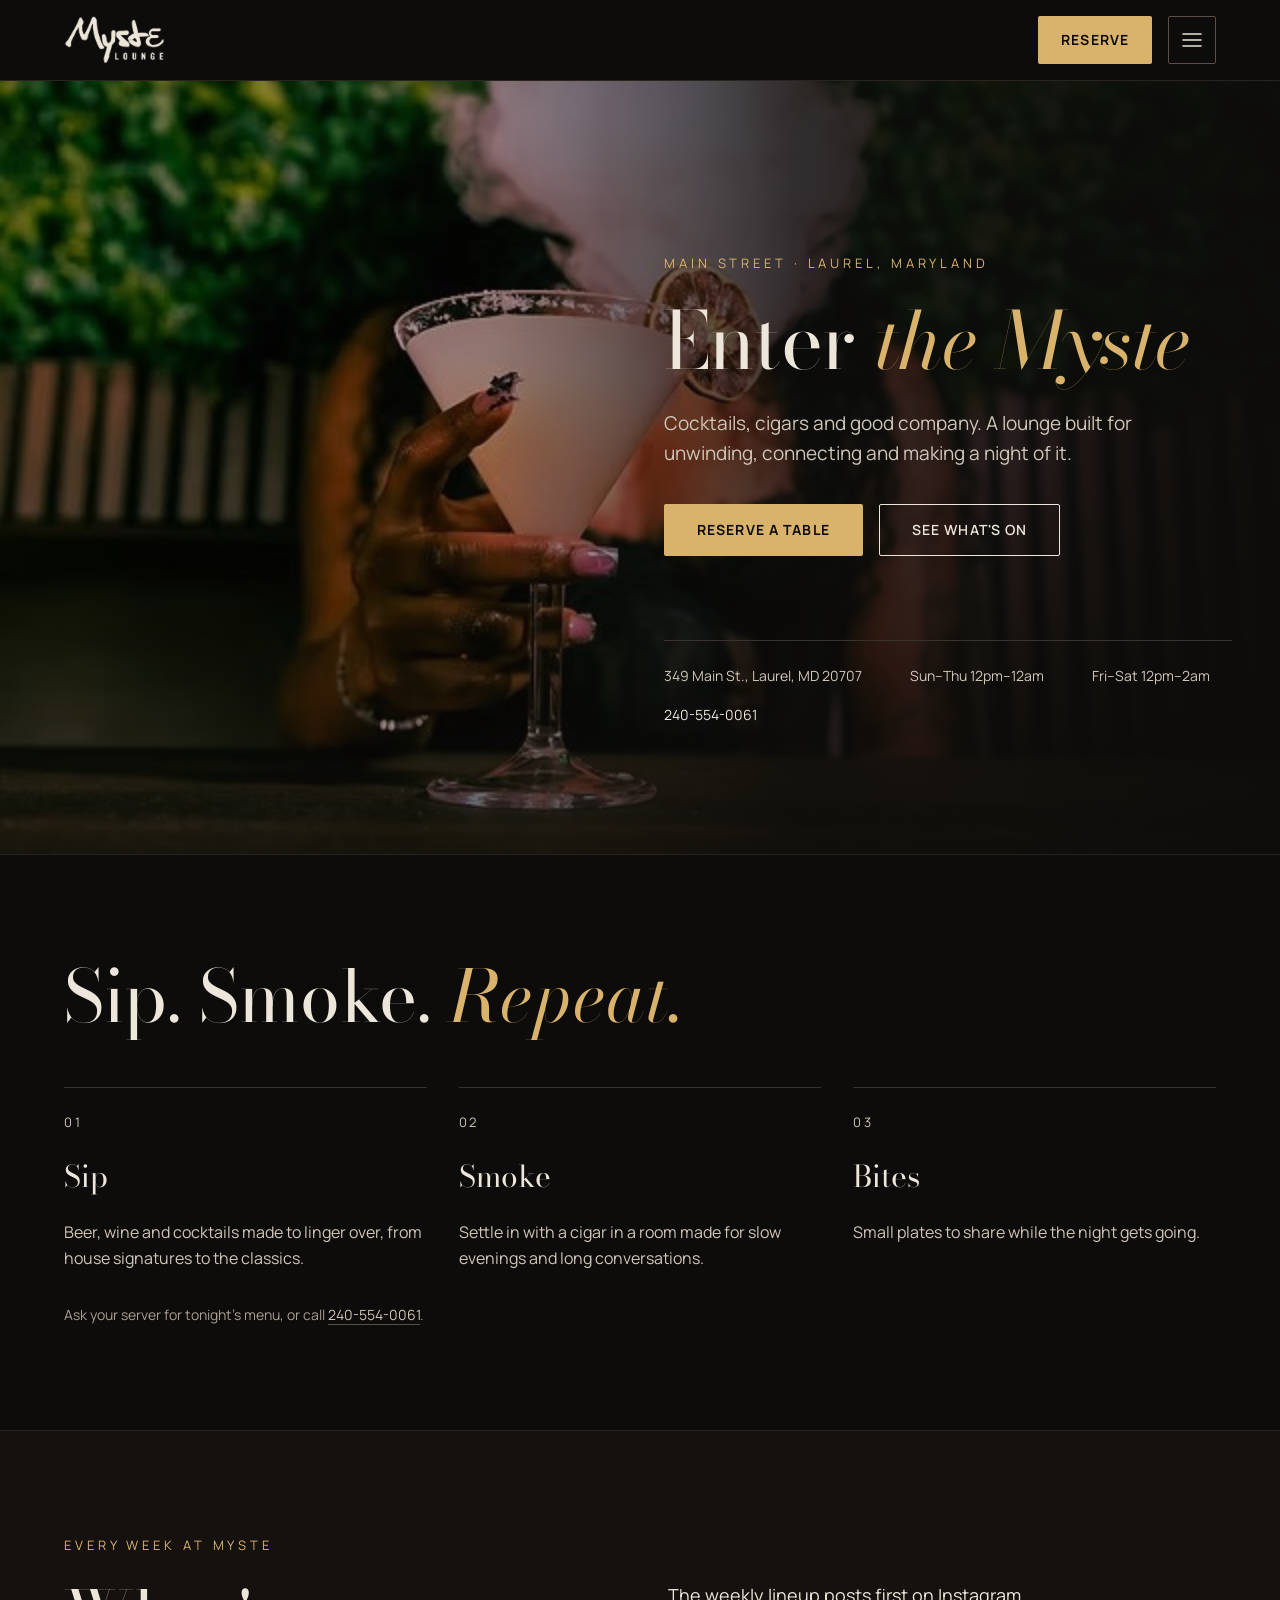
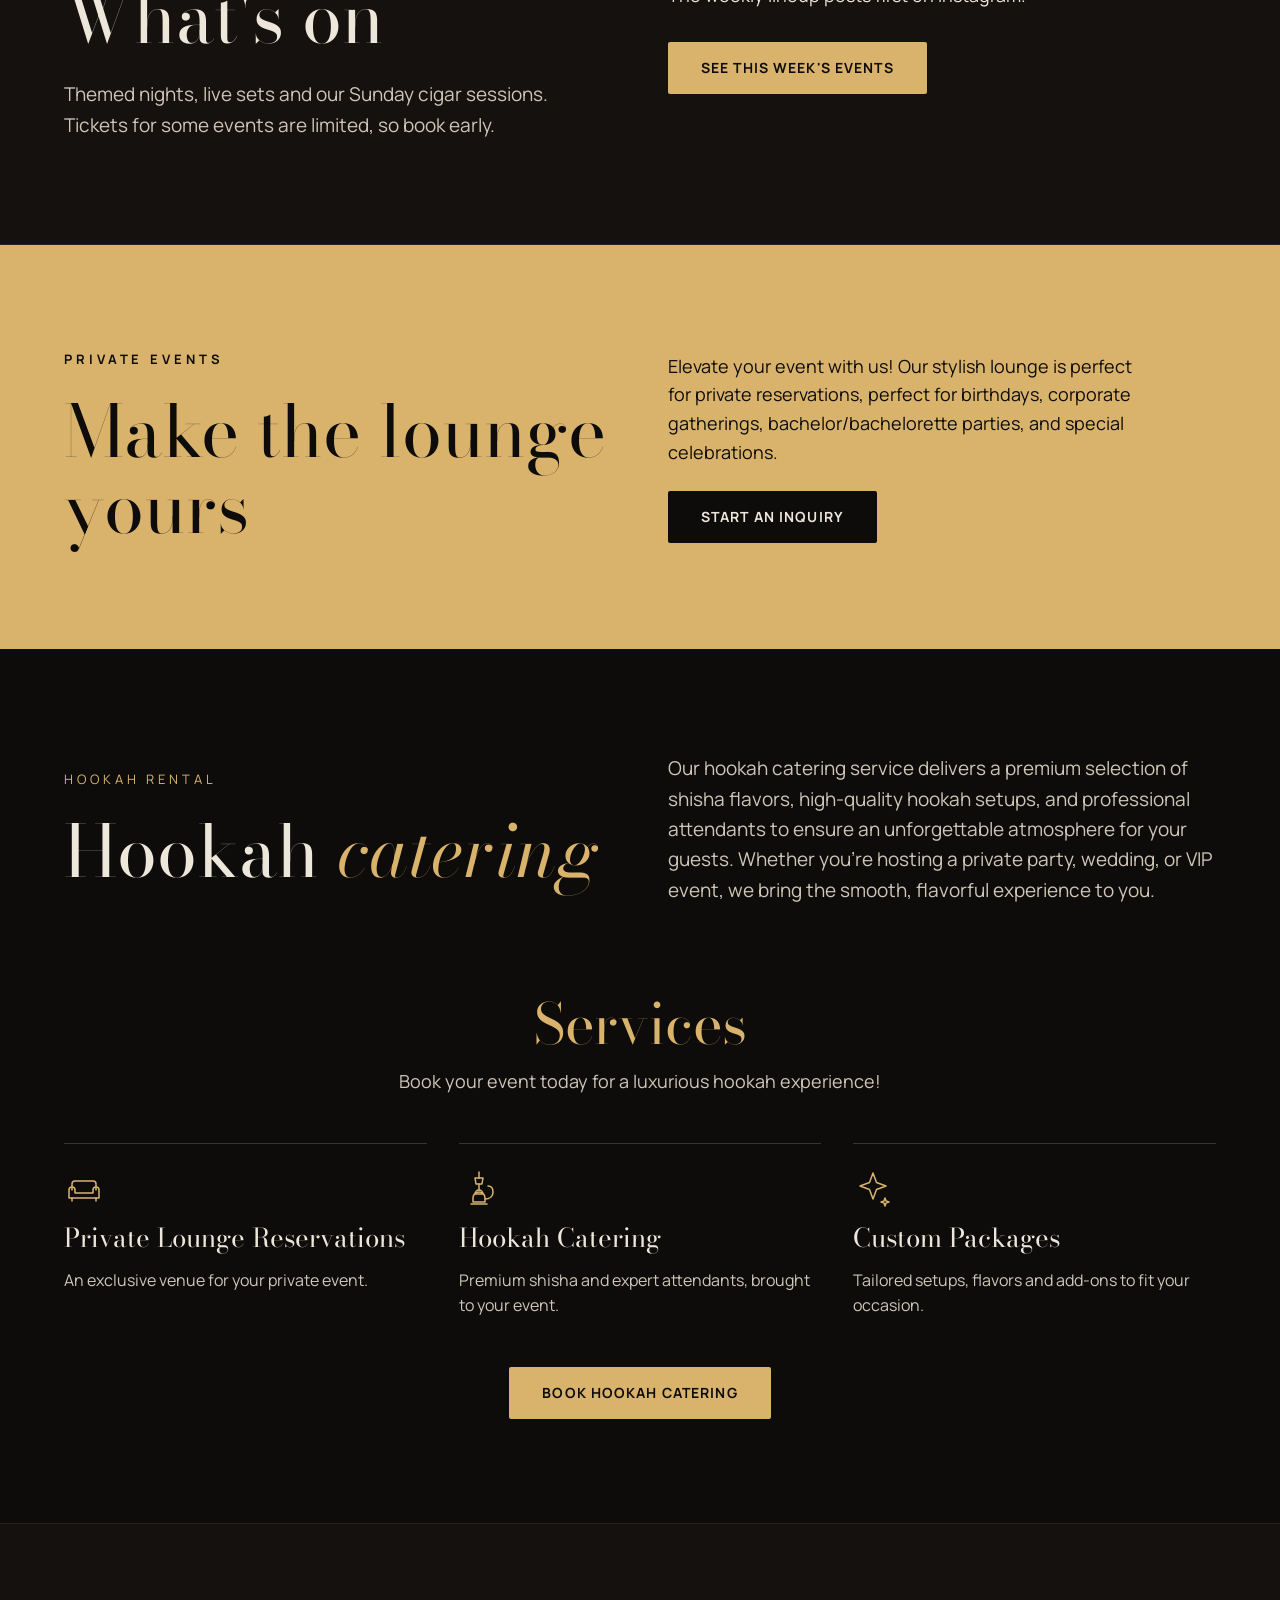
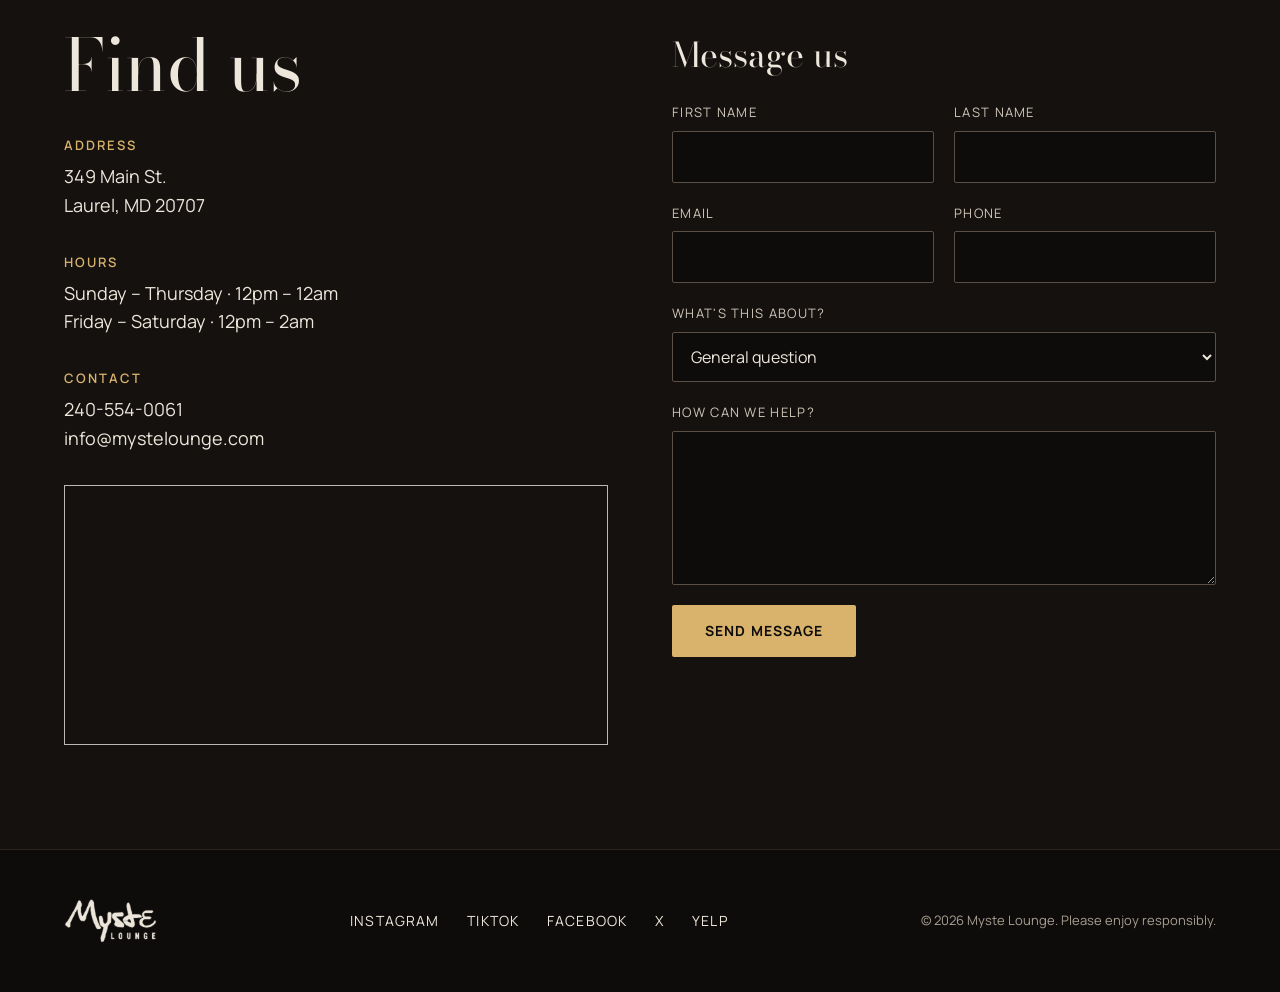
<file: index.html>
<!doctype html>
<html lang="en">
<head>
<meta charset="utf-8">
<meta name="viewport" content="width=device-width, initial-scale=1">
<title>Myste Lounge | Cocktails, Cigars & Events in Laurel, MD</title>
<meta name="description" content="Myste Lounge on Main Street in Laurel, Maryland. Cocktails, cigars, bites, weekly events and private bookings. Open daily from 12pm.">
<link rel="canonical" href="https://mystelounge.com/">
<link rel="icon" href="favicon.svg" type="image/svg+xml">
<meta name="theme-color" content="#0E0C0B">
<meta property="og:type" content="website">
<meta property="og:title" content="Myste Lounge | Laurel, MD">
<meta property="og:description" content="Cocktails, cigars and good company on Main Street in Laurel, Maryland.">
<meta property="og:url" content="https://mystelounge.com/">
<meta property="og:image" content="https://mystelounge.com/images/hero.jpg">
<link rel="preconnect" href="https://fonts.googleapis.com">
<link rel="preconnect" href="https://fonts.gstatic.com" crossorigin>
<link rel="stylesheet" href="https://fonts.googleapis.com/css2?family=Bodoni+Moda:ital,wght@0,400;0,500;1,400&family=Manrope:wght@400;500;600;700&display=swap">
<link rel="stylesheet" href="styles.css">
<script type="application/ld+json">
{
  "@context": "https://schema.org",
  "@type": "BarOrPub",
  "name": "Myste Lounge",
  "url": "https://mystelounge.com/",
  "image": "https://mystelounge.com/images/hero.jpg",
  "telephone": "+1-240-554-0061",
  "email": "info@mystelounge.com",
  "address": {
    "@type": "PostalAddress",
    "streetAddress": "349 Main St.",
    "addressLocality": "Laurel",
    "addressRegion": "MD",
    "postalCode": "20707",
    "addressCountry": "US"
  },
  "openingHoursSpecification": [
    {"@type": "OpeningHoursSpecification", "dayOfWeek": ["Sunday","Monday","Tuesday","Wednesday","Thursday"], "opens": "12:00", "closes": "00:00"},
    {"@type": "OpeningHoursSpecification", "dayOfWeek": ["Friday","Saturday"], "opens": "12:00", "closes": "02:00"}
  ],
  "acceptsReservations": "https://toast.app/r/myste-lounge-349-main-street",
  "sameAs": [
    "https://www.instagram.com/mystelounge",
    "https://www.facebook.com/mystelounge",
    "https://www.yelp.com/biz/myste-lounge-laurel"
  ]
}
</script>
</head>
<body>
<a class="skip" href="#main">Skip to content</a>

<header class="site-header">
  <div class="wrap header-row">
    <a class="logo" href="#top"><img src="logo.png" alt="Myste Lounge" width="133" height="63"></a>
    <div class="header-actions">
      <a class="btn btn-gold btn-small" href="https://toast.app/r/myste-lounge-349-main-street" target="_blank" rel="noopener">Reserve</a>
      <details class="menu">
        <summary aria-label="Menu">
          <svg aria-hidden="true" width="24" height="24" viewBox="0 0 24 24" fill="none" stroke="currentColor" stroke-width="1.5" stroke-linecap="round"><path d="M3 6h18M3 12h18M3 18h18"/></svg>
        </summary>
        <nav aria-label="Main">
          <a href="#menu">Menu</a>
          <a href="#events">Events</a>
          <a href="#private">Private Events</a>
          <a href="#hookah">Hookah Rental</a>
          <a href="#visit">Visit</a>
          <a href="#inquire">Contact</a>
        </nav>
      </details>
    </div>
  </div>
</header>

<main id="main">

<section id="top" class="hero has-photo">
  <img class="hero-img" src="hero.jpg" alt="Smoking cocktail in a coupe glass at Myste Lounge" fetchpriority="high">
  <div class="hero-shade" aria-hidden="true"></div>
  <div class="wrap hero-inner">
    <p class="eyebrow">Main Street · Laurel, Maryland</p>
    <h1>Enter <em>the Myste</em></h1>
    <p class="lede">Cocktails, cigars and good company. A lounge built for unwinding, connecting and making a night of it.</p>
    <div class="btn-row">
      <a class="btn btn-gold" href="https://toast.app/r/myste-lounge-349-main-street" target="_blank" rel="noopener">Reserve a table</a>
      <a class="btn btn-outline" href="#events">See what's on</a>
    </div>
    <div class="hero-facts">
      <span>349 Main St., Laurel, MD 20707</span>
      <span>Sun–Thu 12pm–12am</span>
      <span>Fri–Sat 12pm–2am</span>
      <a href="tel:+12405540061">240-554-0061</a>
    </div>
  </div>
</section>

<section id="menu" class="section">
  <div class="wrap">
    <div class="section-head">
      <h2>Sip. Smoke. <em>Repeat.</em></h2>
    </div>
    <!-- LATER: add a photo to each card (<img class="photo tall" src="images/sip.jpg" alt="...">) and a price list -->
    <div class="cards">
      <article class="card">
        <p class="card-num">01</p>
        <h3>Sip</h3>
        <p>Beer, wine and cocktails made to linger over, from house signatures to the classics.</p>
      </article>
      <article class="card">
        <p class="card-num">02</p>
        <h3>Smoke</h3>
        <p>Settle in with a cigar in a room made for slow evenings and long conversations.</p>
      </article>
      <article class="card">
        <p class="card-num">03</p>
        <h3>Bites</h3>
        <p>Small plates to share while the night gets going.</p>
      </article>
    </div>
    <p class="note">Ask your server for tonight's menu, or call <a href="tel:+12405540061">240-554-0061</a>.</p>
  </div>
</section>

<section id="events" class="section alt">
  <div class="wrap two-col center">
    <div class="stack">
      <p class="eyebrow">Every week at Myste</p>
      <h2>What's on</h2>
      <p class="lede">Themed nights, live sets and our Sunday cigar sessions. Tickets for some events are limited, so book early.</p>
    </div>
    <div class="stack">
      <p class="big">The weekly lineup posts first on Instagram.</p>
      <div class="btn-row">
        <a class="btn btn-gold" href="https://www.instagram.com/mystelounge" target="_blank" rel="noopener">See this week's events</a>
      </div>
    </div>
  </div>
</section>

<!-- LATER: gallery. Paste this section back in once photos are in images/
<section id="gallery" class="section">
  <div class="wrap">
    <div class="section-head"><h2>See the <em>vibe</em></h2></div>
    <div class="gallery">
      <img class="photo g-tall" src="images/gallery-1.jpg" alt="">
      <img class="photo g-tall" src="images/gallery-2.jpg" alt="">
      <img class="photo g-tall" src="images/gallery-3.jpg" alt="">
      <img class="photo g-tall" src="images/gallery-4.jpg" alt="">
    </div>
  </div>
</section>
-->

<section id="private" class="section gold">
  <div class="wrap two-col center">
    <div class="stack">
      <p class="eyebrow dark">Private events</p>
      <h2>Make the lounge yours</h2>
    </div>
    <div class="stack">
      <p class="lede dark">Elevate your event with us! Our stylish lounge is perfect for private reservations, perfect for birthdays, corporate gatherings, bachelor/bachelorette parties, and special celebrations.</p>
      <a class="btn btn-dark" href="#inquire" data-topic="Private event inquiry">Start an inquiry</a>
    </div>
  </div>
</section>

<section id="hookah" class="section">
  <div class="wrap">
    <div class="two-col center">
      <div class="stack">
        <p class="eyebrow">Hookah rental</p>
        <h2>Hookah <em>catering</em></h2>
      </div>
      <p class="lede">Our hookah catering service delivers a premium selection of shisha flavors, high-quality hookah setups, and professional attendants to ensure an unforgettable atmosphere for your guests. Whether you're hosting a private party, wedding, or VIP event, we bring the smooth, flavorful experience to you.</p>
    </div>
    <div class="services-head">
      <h3>Services</h3>
      <p>Book your event today for a luxurious hookah experience!</p>
    </div>
    <div class="cards">
      <article class="card svc">
        <svg class="svc-icon" aria-hidden="true" width="40" height="40" viewBox="0 0 40 40" fill="none" stroke="currentColor" stroke-width="1.5" stroke-linecap="round" stroke-linejoin="round"><path d="M8 22v-6a3 3 0 0 1 3-3h18a3 3 0 0 1 3 3v6"/><path d="M5 22a3 3 0 0 1 6 0v3h18v-3a3 3 0 0 1 6 0v8H5z"/><path d="M8 30v3M32 30v3"/></svg>
        <h3>Private Lounge Reservations</h3>
        <p>An exclusive venue for your private event.</p>
      </article>
      <article class="card svc">
        <svg class="svc-icon" aria-hidden="true" width="40" height="40" viewBox="0 0 40 40" fill="none" stroke="currentColor" stroke-width="1.5" stroke-linecap="round" stroke-linejoin="round"><path d="M20 4v6"/><path d="M16 10h8l-1 6h-6z"/><path d="M20 16v6"/><path d="M14 30a6 6 0 0 1 12 0v4H14z"/><path d="M12 36h16"/><path d="M26 31c5 0 8-3 8-7s-2-6-5-6"/><path d="M20 22a4 4 0 0 0-4 4h8a4 4 0 0 0-4-4z"/></svg>
        <h3>Hookah Catering</h3>
        <p>Premium shisha and expert attendants, brought to your event.</p>
      </article>
      <article class="card svc">
        <svg class="svc-icon" aria-hidden="true" width="40" height="40" viewBox="0 0 40 40" fill="none" stroke="currentColor" stroke-width="1.5" stroke-linecap="round" stroke-linejoin="round"><path d="M20 5l3.5 9.5L33 18l-9.5 3.5L20 31l-3.5-9.5L7 18l9.5-3.5z"/><path d="M32 30l1 3 3 1-3 1-1 3-1-3-3-1 3-1z"/></svg>
        <h3>Custom Packages</h3>
        <p>Tailored setups, flavors and add-ons to fit your occasion.</p>
      </article>
    </div>
    <div class="btn-row services-cta">
      <a class="btn btn-gold" href="#inquire" data-topic="Hookah catering">Book hookah catering</a>
    </div>
  </div>
</section>

<section id="visit" class="section alt">
  <div class="wrap two-col">
    <div class="stack-lg">
      <h2>Find us</h2>
      <div>
        <h3 class="label">Address</h3>
        <p class="big"><a href="https://www.google.com/maps/search/?api=1&query=349+Main+St,+Laurel,+MD+20707" target="_blank" rel="noopener">349 Main St.<br>Laurel, MD 20707</a></p>
      </div>
      <div>
        <h3 class="label">Hours</h3>
        <p class="big">Sunday – Thursday · 12pm – 12am<br>Friday – Saturday · 12pm – 2am</p>
      </div>
      <div>
        <h3 class="label">Contact</h3>
        <p class="big"><a href="tel:+12405540061">240-554-0061</a><br><a href="mailto:info@mystelounge.com">info@mystelounge.com</a></p>
      </div>
      <iframe class="map" title="Map to Myste Lounge, 349 Main St., Laurel, MD" loading="lazy" referrerpolicy="no-referrer-when-downgrade" src="https://www.google.com/maps?q=349+Main+St,+Laurel,+MD+20707&output=embed"></iframe>
    </div>

    <form id="inquire" class="form" name="contact" method="POST" action="/thanks.html" data-netlify="true" netlify-honeypot="bot-field">
      <input type="hidden" name="form-name" value="contact">
      <p class="hp"><label>Leave this empty <input name="bot-field"></label></p>
      <h3 class="form-title">Message us</h3>
      <div class="field-grid">
        <div class="field"><label for="fn">First name</label><input id="fn" name="first-name" type="text" autocomplete="given-name" required></div>
        <div class="field"><label for="ln">Last name</label><input id="ln" name="last-name" type="text" autocomplete="family-name" required></div>
        <div class="field"><label for="em">Email</label><input id="em" name="email" type="email" autocomplete="email" required></div>
        <div class="field"><label for="ph">Phone</label><input id="ph" name="phone" type="tel" autocomplete="tel"></div>
      </div>
      <div class="field">
        <label for="topic">What's this about?</label>
        <select id="topic" name="topic">
          <option>General question</option>
          <option>Private event inquiry</option>
          <option>Hookah catering</option>
          <option>Reservation</option>
        </select>
      </div>
      <div class="field"><label for="msg">How can we help?</label><textarea id="msg" name="message" rows="5" required></textarea></div>
      <button class="btn btn-gold" type="submit">Send message</button>
    </form>
  </div>
</section>

</main>

<footer class="site-footer">
  <div class="wrap footer-row">
    <img class="logo-foot" src="logo.png" alt="Myste Lounge" width="106" height="50">
    <nav aria-label="Social" class="social">
      <a href="https://www.instagram.com/mystelounge" target="_blank" rel="noopener">Instagram</a>
      <a href="https://www.tiktok.com/@mystelounge" target="_blank" rel="noopener">TikTok</a>
      <a href="https://www.facebook.com/mystelounge" target="_blank" rel="noopener">Facebook</a>
      <a href="https://x.com/mystelounge" target="_blank" rel="noopener">X</a>
      <a href="https://www.yelp.com/biz/myste-lounge-laurel" target="_blank" rel="noopener">Yelp</a>
    </nav>
    <span class="copyright">© <span id="year">2026</span> Myste Lounge. Please enjoy responsibly.</span>
  </div>
</footer>

<script src="script.js"></script>
</body>
</html>
</file>
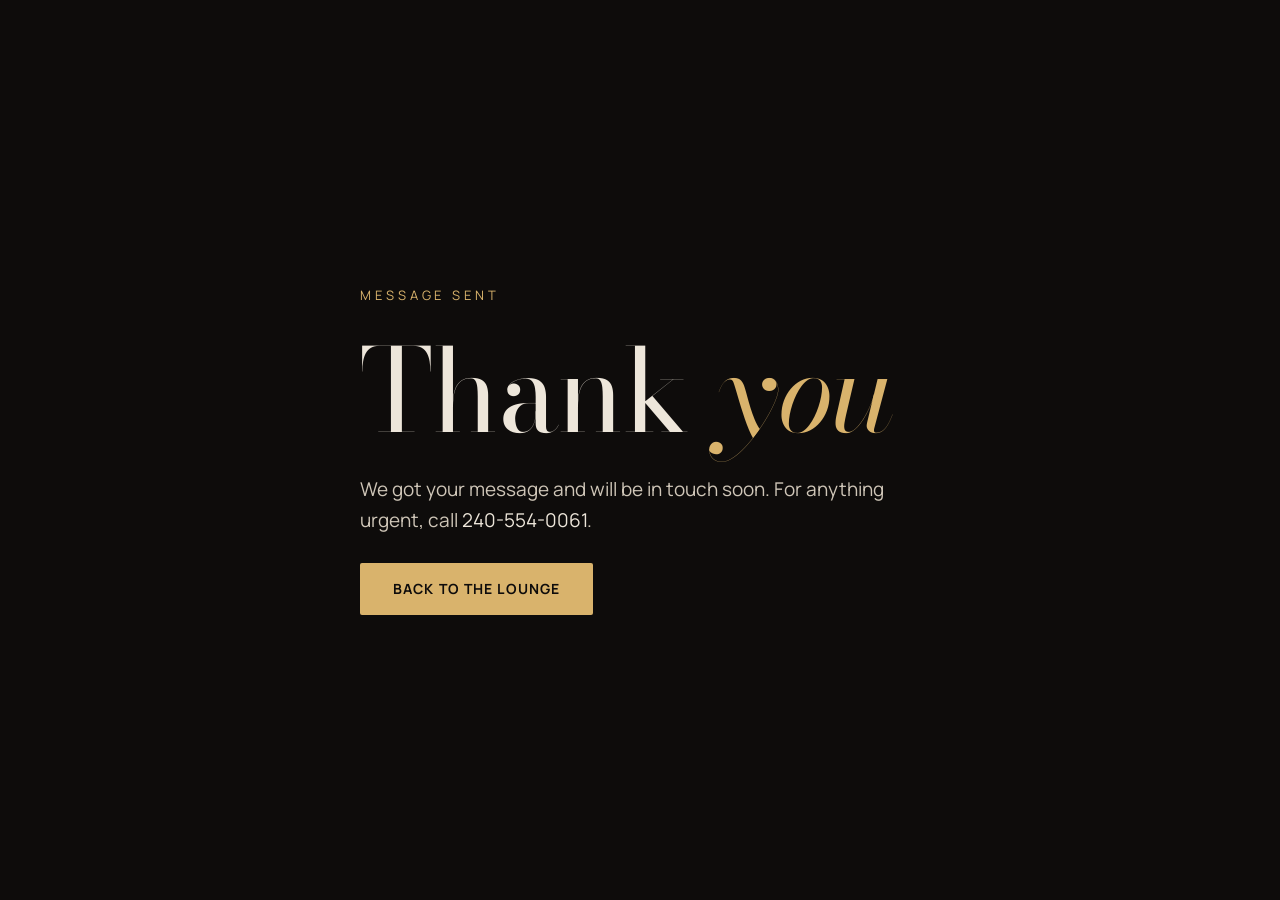
<file: thanks.html>
<!doctype html>
<html lang="en">
<head>
<meta charset="utf-8">
<meta name="viewport" content="width=device-width, initial-scale=1">
<title>Message sent | Myste Lounge</title>
<link rel="icon" href="/favicon.svg" type="image/svg+xml">
<meta name="robots" content="noindex">
<link rel="stylesheet" href="https://fonts.googleapis.com/css2?family=Bodoni+Moda:ital,wght@0,400;1,400&family=Manrope:wght@400;600;700&display=swap">
<link rel="stylesheet" href="/styles.css">
</head>
<body>
<main class="thanks">
  <div class="wrap">
    <p class="eyebrow">Message sent</p>
    <h1>Thank <em>you</em></h1>
    <p class="lede">We got your message and will be in touch soon. For anything urgent, call <a href="tel:+12405540061">240-554-0061</a>.</p>
    <a class="btn btn-gold" href="/">Back to the lounge</a>
  </div>
</main>
</body>
</html>
</file>
<file: styles.css>
:root {
  --ground: #0E0C0B;
  --ground-alt: #14110F;
  --panel: #1A1513;
  --line: #2A2420;
  --line-strong: #3A322C;
  --line-dash: #5A4F45;
  --text: #EDE6DA;
  --text-soft: #CFC6B8;
  --text-mute: #A89F92;
  --gold: #D9B36C;
  --serif: 'Bodoni Moda', 'Didot', 'Times New Roman', serif;
  --sans: 'Manrope', system-ui, -apple-system, 'Segoe UI', sans-serif;
}

*, *::before, *::after { box-sizing: border-box; }
html { scroll-behavior: smooth; scroll-padding-top: 96px; }
@media (prefers-reduced-motion: reduce) { html { scroll-behavior: auto; } }

body {
  margin: 0;
  background: var(--ground);
  color: var(--text);
  font-family: var(--sans);
  font-size: 16px;
  line-height: 1.6;
  -webkit-font-smoothing: antialiased;
}

a { color: var(--text); text-decoration: none; }
a:hover { color: var(--gold); }
:focus-visible { outline: 2px solid var(--gold); outline-offset: 3px; }
h1, h2, h3, p, dl, dd, ul { margin: 0; }
em { font-style: italic; color: var(--gold); }
img { max-width: 100%; display: block; }

.skip { position: absolute; left: -9999px; top: 0; background: var(--gold); color: var(--ground); padding: 12px 16px; z-index: 100; }
.skip:focus { left: 8px; top: 8px; }

.wrap { max-width: 1200px; margin: 0 auto; padding-left: 24px; padding-right: 24px; }

/* Header */
.site-header { position: sticky; top: 0; z-index: 50; background: var(--ground); border-bottom: 1px solid var(--line); }
.header-row { display: flex; align-items: center; justify-content: space-between; gap: 16px; padding-top: 16px; padding-bottom: 16px; }
.wordmark { font-family: var(--serif); font-size: 26px; letter-spacing: 0.18em; color: var(--text); }
.wordmark.small { font-size: 22px; }
.header-actions { display: flex; align-items: center; gap: 16px; }

.menu { position: relative; }
.menu summary {
  list-style: none; cursor: pointer; width: 48px; height: 48px;
  display: flex; align-items: center; justify-content: center;
  border: 1px solid var(--line-dash); border-radius: 2px; color: var(--text);
}
.menu summary::-webkit-details-marker { display: none; }
.menu summary:hover, .menu[open] summary { border-color: var(--gold); color: var(--gold); }
.menu nav {
  position: absolute; right: 0; top: 60px; width: 260px;
  background: var(--ground-alt); border: 1px solid var(--line-strong);
  padding: 12px 24px; display: flex; flex-direction: column;
}
.menu nav a { padding: 14px 0; border-bottom: 1px solid var(--line); font-size: 14px; letter-spacing: 0.08em; text-transform: uppercase; }
.menu nav a:last-child { border-bottom: 0; }

/* Buttons and links */
.btn {
  display: inline-flex; align-items: center; justify-content: center;
  min-height: 52px; padding: 0 32px; border-radius: 2px; border: 1px solid transparent;
  font-family: var(--sans); font-size: 14px; font-weight: 700; letter-spacing: 0.08em; text-transform: uppercase;
  cursor: pointer; transition: background-color .15s, color .15s, border-color .15s;
}
.btn-small { min-height: 48px; padding: 0 22px; }
.btn-gold { background: var(--gold); color: var(--ground); }
.btn-gold:hover { background: var(--text); color: var(--ground); }
.btn-outline { border-color: var(--text); color: var(--text); font-weight: 600; }
.btn-outline:hover { border-color: var(--gold); color: var(--gold); }
.btn-dark { background: var(--ground); color: var(--text); align-self: flex-start; }
.btn-dark:hover { background: var(--panel); color: var(--text); }
.btn-row { display: flex; flex-wrap: wrap; gap: 16px; margin-top: 8px; }
.text-link { display: inline-block; padding: 12px 0; font-size: 14px; letter-spacing: 0.08em; text-transform: uppercase; color: var(--gold); border-bottom: 1px solid var(--gold); }
.text-link:hover { color: var(--text); border-color: var(--text); }

/* Type */
.eyebrow { font-size: 13px; letter-spacing: 0.3em; text-transform: uppercase; color: var(--gold); }
.eyebrow.dark { color: var(--ground); font-weight: 700; }
h1 { font-family: var(--serif); font-weight: 400; font-size: clamp(52px, 9vw, 128px); line-height: 0.98; letter-spacing: -0.01em; }
h2 { font-family: var(--serif); font-weight: 400; font-size: clamp(40px, 6vw, 72px); line-height: 1.05; }
.h2-small { font-size: clamp(36px, 5vw, 56px); line-height: 1.1; }
.lede { max-width: 560px; font-size: 19px; color: var(--text-soft); }
.lede.dark { color: var(--ground); font-size: 18px; max-width: 480px; }
.note { font-size: 14px; color: var(--text-mute); margin-top: 32px; }

/* Hero */
.hero { background: var(--panel); border-bottom: 1px solid var(--line); background-size: cover; background-position: center; }
.hero.has-photo { position: relative; overflow: hidden; }
.hero-inner { position: relative; }
/* Wide screens: photo spans the full hero, headline sits on the right over the wall */
@media (min-width: 900px) {
  .hero.has-photo { min-height: min(86vh, 820px); display: flex; align-items: center; }
  .hero.has-photo .hero-inner { width: 100%; padding-left: calc(50% + 24px); padding-right: 48px; max-width: none; }
  .hero.has-photo h1 { font-size: clamp(56px, 6.2vw, 104px); }
  .hero-img { position: absolute; inset: 0; width: 100%; height: 100%; object-fit: cover; object-position: 38% 45%; }
  .hero-shade { position: absolute; inset: 0; background:
    linear-gradient(270deg, rgba(14,12,11,.94) 0%, rgba(14,12,11,.78) 38%, rgba(14,12,11,.2) 62%, rgba(14,12,11,.05) 100%),
    linear-gradient(0deg, rgba(14,12,11,.6) 0%, rgba(14,12,11,0) 30%); }
}
/* Phones and tablets: whole photo on top, text below */
@media (max-width: 899px) {
  .hero-img { display: block; width: 100%; height: auto; }
  .hero-shade { display: none; }
  .hero.has-photo .hero-inner { padding-top: 48px; }
}
.hero-inner { display: flex; flex-direction: column; gap: 28px; padding-top: 140px; padding-bottom: 96px; }
.hero-facts { display: flex; flex-wrap: wrap; gap: 16px 48px; margin-top: 56px; padding-top: 24px; border-top: 1px solid var(--line-strong); font-size: 14px; color: var(--text-soft); }

/* Sections */
.section { padding: 104px 0; border-bottom: 1px solid var(--line); }
.section.alt { background: var(--ground-alt); }
.section.gold { background: var(--gold); color: var(--ground); border-bottom: 0; }
.section.gold em { color: var(--ground); }
.section-head { display: flex; flex-direction: column; gap: 12px; margin-bottom: 52px; }
.section-head.split { flex-direction: row; flex-wrap: wrap; align-items: flex-end; justify-content: space-between; gap: 24px; }
.stack { display: flex; flex-direction: column; gap: 24px; }
.stack-lg { display: flex; flex-direction: column; gap: 32px; }
.two-col { display: grid; grid-template-columns: repeat(auto-fit, minmax(300px, 1fr)); gap: 64px; }
.two-col.center { align-items: center; gap: 56px; }

/* Photos */
.photo { width: 100%; object-fit: cover; background: var(--panel); }
.photo.tall { height: 320px; }
.placeholder { border: 1px dashed var(--line-dash); display: flex; align-items: center; justify-content: center; text-align: center; padding: 12px; font-size: 12px; letter-spacing: 0.08em; color: var(--text-mute); }

/* Menu cards */
.cards { display: grid; grid-template-columns: repeat(auto-fit, minmax(280px, 1fr)); gap: 32px; }
.card { display: flex; flex-direction: column; gap: 20px; }
.card h3 { font-family: var(--serif); font-weight: 400; font-size: 30px; }
.card p { color: var(--text-soft); }
.price-list { list-style: none; padding: 0; display: flex; flex-direction: column; font-size: 15px; }
.price-list li { display: flex; justify-content: space-between; gap: 16px; padding: 10px 0; border-bottom: 1px solid var(--line); }
.price-list li:last-child { border-bottom: 0; }
.price-list li span:last-child { color: var(--text-mute); }

/* Events */
.event-list { display: flex; flex-direction: column; border-bottom: 1px solid var(--line-strong); }
.event { display: flex; flex-wrap: wrap; align-items: center; gap: 12px 40px; padding: 28px 0; border-top: 1px solid var(--line-strong); }
.event-day { width: 120px; font-size: 13px; letter-spacing: 0.16em; text-transform: uppercase; color: var(--gold); }
.event-name { flex: 1 1 260px; font-family: var(--serif); font-size: 32px; line-height: 1.15; }
.event-info { flex: 1 1 200px; font-size: 15px; color: var(--text-soft); }
.event-cta { font-size: 13px; letter-spacing: 0.1em; text-transform: uppercase; padding: 12px 0; }

/* Gallery */
.gallery { display: grid; grid-template-columns: repeat(auto-fit, minmax(240px, 1fr)); gap: 16px; margin-bottom: 40px; }
.g-tall { height: 380px; }
.g-short { height: 260px; }

/* Private events */
.facts { display: grid; grid-template-columns: repeat(auto-fit, minmax(140px, 1fr)); gap: 32px; }
.facts > div { border-top: 2px solid var(--ground); padding-top: 16px; }
.facts dt { font-size: 13px; letter-spacing: 0.12em; text-transform: uppercase; font-weight: 700; }
.facts dd { margin-top: 8px; font-family: var(--serif); font-size: 28px; line-height: 1.2; }

/* Fine print */
.fine-grid { display: grid; grid-template-columns: repeat(auto-fit, minmax(220px, 1fr)); gap: 32px; }
.fine-grid > div { border-top: 1px solid var(--line-strong); padding-top: 20px; display: flex; flex-direction: column; gap: 8px; }
.fine-grid h3 { font-size: 14px; letter-spacing: 0.12em; text-transform: uppercase; }
.fine-grid p { color: var(--text-soft); }

/* Visit */
.label { font-family: var(--sans); font-size: 13px; font-weight: 600; letter-spacing: 0.16em; text-transform: uppercase; color: var(--gold); margin-bottom: 6px; }
.big { font-size: 18px; }
.map { width: 100%; height: 260px; border: 1px solid var(--line-strong); filter: grayscale(1) invert(.92) contrast(.9); }

/* Form */
.form { display: flex; flex-direction: column; gap: 20px; }
.form-title { font-family: var(--serif); font-weight: 400; font-size: 34px; }
.field-grid { display: grid; grid-template-columns: repeat(auto-fit, minmax(180px, 1fr)); gap: 20px; }
.field { display: flex; flex-direction: column; gap: 8px; }
.field label { font-size: 13px; letter-spacing: 0.1em; text-transform: uppercase; color: var(--text-soft); }
.field input, .field select, .field textarea {
  min-height: 48px; padding: 12px 14px; background: var(--ground); border: 1px solid var(--line-dash);
  color: var(--text); font: inherit; border-radius: 2px; width: 100%;
}
.field textarea { resize: vertical; }
.field input:focus, .field select:focus, .field textarea:focus { border-color: var(--gold); outline: none; }
.form .btn { align-self: flex-start; }
.hp { position: absolute; left: -9999px; }

/* Footer */
.footer-row { display: flex; flex-wrap: wrap; align-items: center; justify-content: space-between; gap: 24px 48px; padding-top: 48px; padding-bottom: 48px; }
.social { display: flex; flex-wrap: wrap; gap: 8px 28px; font-size: 14px; letter-spacing: 0.08em; text-transform: uppercase; }
.social a { padding: 12px 0; }
.copyright { font-size: 13px; color: var(--text-mute); }

/* Thanks page */
.thanks { min-height: 100vh; display: flex; align-items: center; }
.thanks .wrap { display: flex; flex-direction: column; gap: 28px; align-items: flex-start; }

/* Phone */
@media (max-width: 640px) {
  .section { padding: 72px 0; }
  .hero-inner { padding-top: 88px; padding-bottom: 64px; }
  .hero-facts { margin-top: 32px; flex-direction: column; gap: 8px; }
  .section-head { margin-bottom: 36px; }
  .event-day { width: 100%; }
  .event-name { font-size: 28px; }
  .g-tall, .g-short { height: 280px; }
  .btn-row .btn { width: 100%; }
  .two-col { gap: 48px; }
}

/* Menu cards without photos */
.card { border-top: 1px solid var(--line-strong); padding-top: 24px; }
.card-num { font-size: 13px; letter-spacing: 0.2em; color: var(--gold); }
.note a { color: var(--text-soft); border-bottom: 1px solid var(--line-dash); }

/* Logo */
.logo { display: block; line-height: 0; }
.logo img { height: 48px; width: auto; }
.logo-foot { height: 44px; width: auto; }
@media (max-width: 640px) { .logo img { height: 40px; } }

/* Hookah services */
.services-head { text-align: center; margin: 88px auto 48px; max-width: 640px; display: flex; flex-direction: column; gap: 12px; }
.services-head h3 { font-family: var(--serif); font-weight: 400; font-size: clamp(36px, 5vw, 56px); line-height: 1.1; color: var(--gold); }
.services-head p { color: var(--text-soft); font-size: 18px; }
.card.svc { gap: 14px; }
.card.svc h3 { font-size: 26px; line-height: 1.2; }
.svc-icon { color: var(--gold); }
.services-cta { justify-content: center; margin-top: 48px; }
</file>
